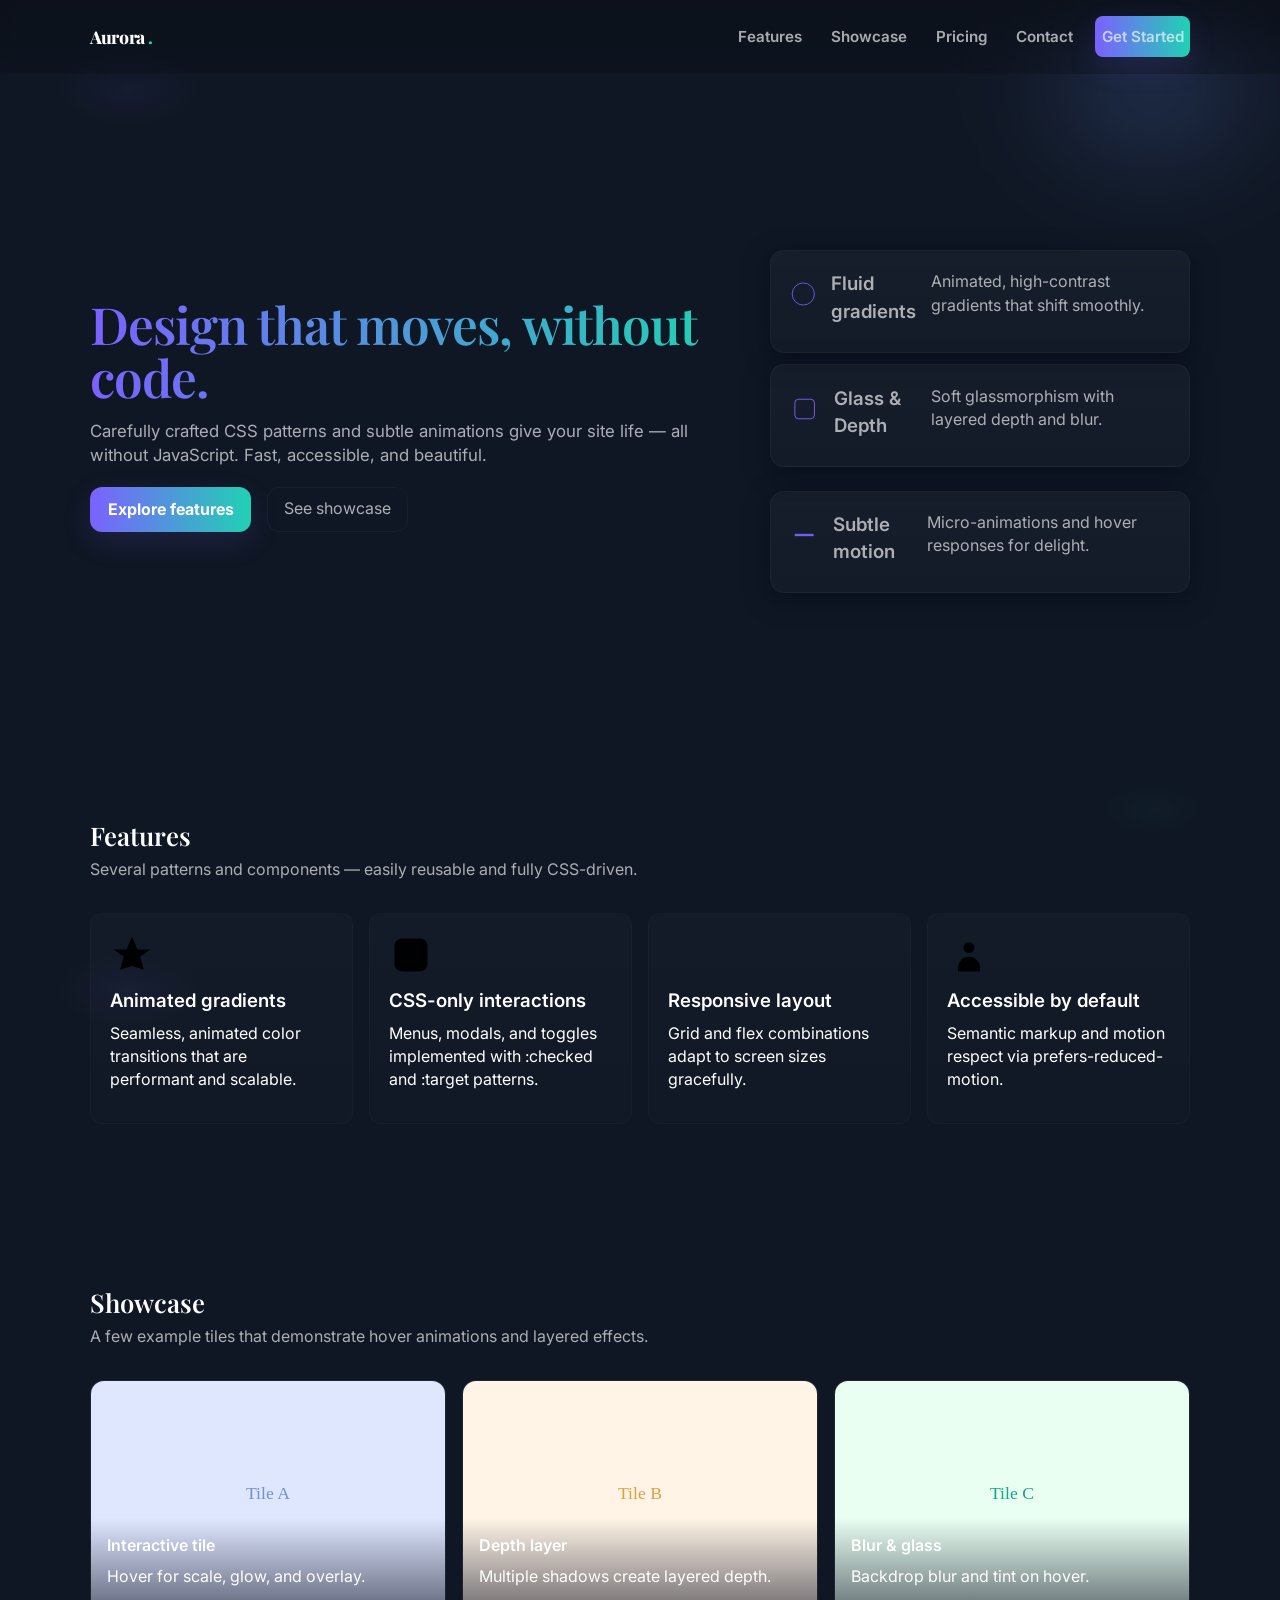
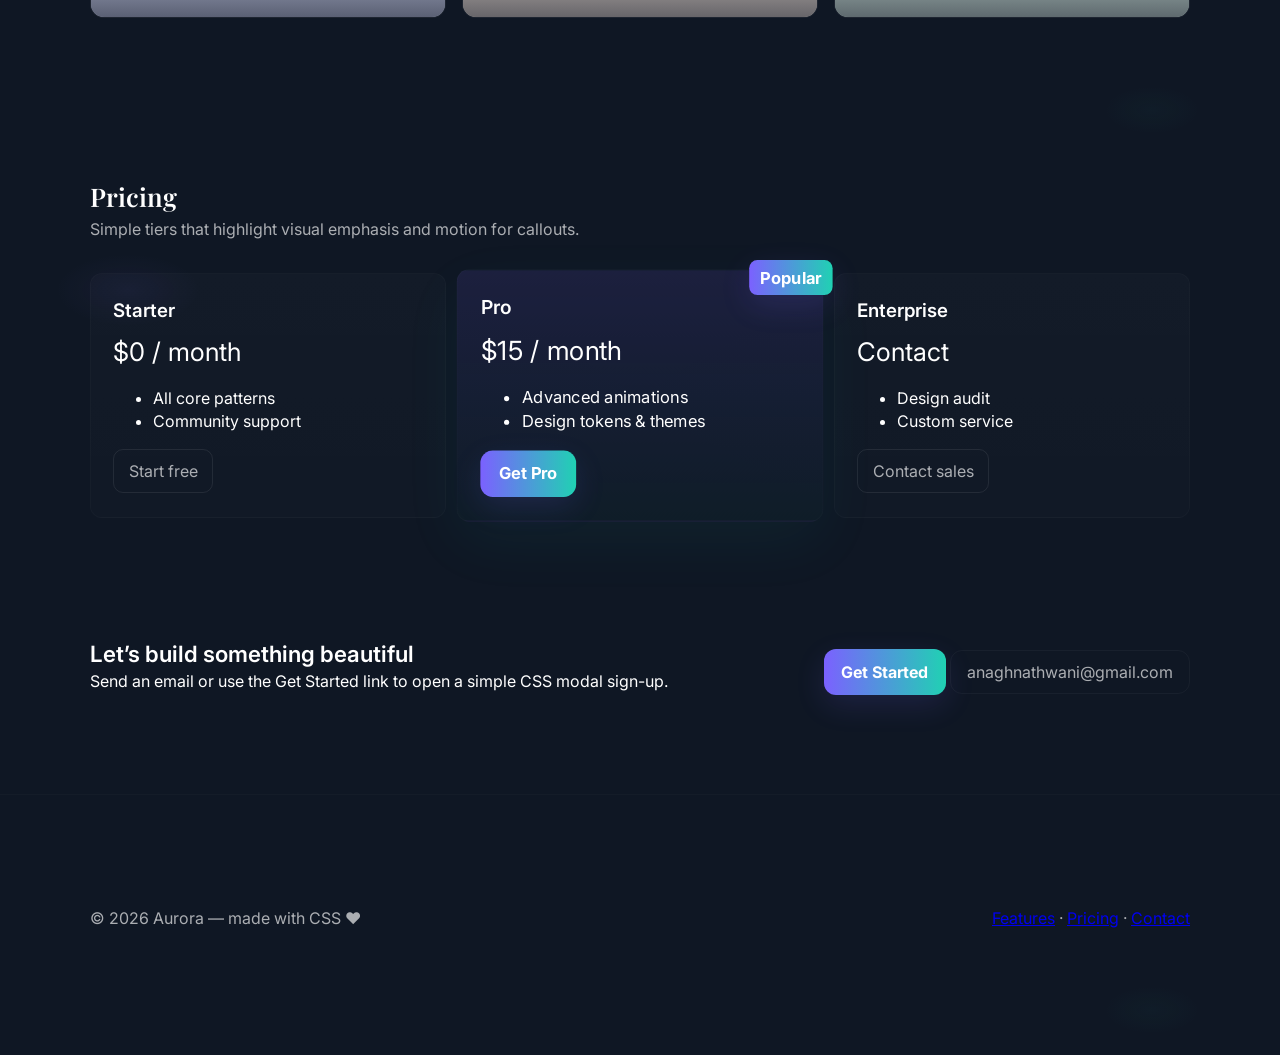
<file: index.html>
<!DOCTYPE html>
<html lang="en">
<head>
  <meta charset="utf-8" />
  <meta name="viewport" content="width=device-width,initial-scale=1" />
  <title>Aurora — Clean & Fancy CSS-only Site</title>

  <!-- Optional: replace or remove Google Fonts -->
  <link href="https://fonts.googleapis.com/css2?family=Inter:wght@300;400;600;800&family=Playfair+Display:wght@600&display=swap" rel="stylesheet">

  <link rel="stylesheet" href="styles.css">
  <meta name="description" content="A clean, fancy, CSS-only demo site with many animations and interactive patterns without JavaScript.">
</head>
<body>
  <!-- Decorative animated background shapes -->
  <div class="bg-shapes" aria-hidden="true"></div>

  <!-- Navigation with a checkbox mobile toggle (no JS) -->
  <header class="site-header">
    <div class="container header-inner">
      <a class="logo" href="#">Aurora<span class="dot">.</span></a>

      <input id="nav-toggle" type="checkbox" class="nav-toggle" aria-hidden="true">
      <label for="nav-toggle" class="nav-toggle-btn" aria-hidden="true">
        <span class="bar"></span>
        <span class="bar"></span>
        <span class="bar"></span>
      </label>

      <nav class="nav">
        <a href="#features">Features</a>
        <a href="#showcase">Showcase</a>
        <a href="#pricing">Pricing</a>
        <a href="#contact">Contact</a>
        <a class="cta" href="#signup">Get Started</a>
      </nav>
    </div>
  </header>

  <!-- Hero -->
  <main>
    <section class="hero">
      <div class="container hero-inner">
        <div class="hero-text">
          <h1 class="hero-title">Design that moves, without code.</h1>
          <p class="hero-desc">Carefully crafted CSS patterns and subtle animations give your site life — all without JavaScript. Fast, accessible, and beautiful.</p>
          <p class="hero-cta">
            <a class="btn-primary" href="#features">Explore features</a>
            <a class="btn-ghost" href="#showcase">See showcase</a>
          </p>
        </div>

        <div class="hero-panel" aria-hidden="false">
          <!-- Fancy card stack demonstrating various small animations -->
          <div class="card-stack">
            <article class="card">
              <svg class="card-ill" viewBox="0 0 24 24" aria-hidden="true"><circle cx="12" cy="12" r="10" /></svg>
              <h3>Fluid gradients</h3>
              <p>Animated, high-contrast gradients that shift smoothly.</p>
            </article>

            <article class="card card--elevated">
              <svg class="card-ill" viewBox="0 0 24 24" aria-hidden="true"><rect x="4" y="4" width="16" height="16" rx="3" /></svg>
              <h3>Glass & Depth</h3>
              <p>Soft glassmorphism with layered depth and blur.</p>
            </article>

            <article class="card">
              <svg class="card-ill" viewBox="0 0 24 24" aria-hidden="true"><path d="M4 12h16" stroke-width="2" /></svg>
              <h3>Subtle motion</h3>
              <p>Micro-animations and hover responses for delight.</p>
            </article>
          </div>
        </div>
      </div>
    </section>

    <!-- Features -->
    <section id="features" class="features">
      <div class="container">
        <h2 class="section-title">Features</h2>
        <p class="section-sub">Several patterns and components — easily reusable and fully CSS-driven.</p>

        <div class="grid features-grid">
          <article class="feature">
            <div class="feature-ico" aria-hidden="true">
              <svg viewBox="0 0 24 24"><path d="M12 2l3 7h7l-5.5 4 2 7L12 18l-6.5 2 2-7L2 9h7z"/></svg>
            </div>
            <h3>Animated gradients</h3>
            <p>Seamless, animated color transitions that are performant and scalable.</p>
          </article>

          <article class="feature">
            <div class="feature-ico" aria-hidden="true">
              <svg viewBox="0 0 24 24"><rect x="3" y="3" width="18" height="18" rx="4" /></svg>
            </div>
            <h3>CSS-only interactions</h3>
            <p>Menus, modals, and toggles implemented with :checked and :target patterns.</p>
          </article>

          <article class="feature">
            <div class="feature-ico" aria-hidden="true">
              <svg viewBox="0 0 24 24"><path d="M12 3v18M3 12h18"/></svg>
            </div>
            <h3>Responsive layout</h3>
            <p>Grid and flex combinations adapt to screen sizes gracefully.</p>
          </article>

          <article class="feature">
            <div class="feature-ico" aria-hidden="true">
              <svg viewBox="0 0 24 24"><circle cx="12" cy="8" r="3"/><path d="M6 21v-2a6 6 0 0 1 12 0v2"/></svg>
            </div>
            <h3>Accessible by default</h3>
            <p>Semantic markup and motion respect via prefers-reduced-motion.</p>
          </article>
        </div>
      </div>
    </section>

    <!-- Showcase -->
    <section id="showcase" class="showcase">
      <div class="container">
        <h2 class="section-title">Showcase</h2>
        <p class="section-sub">A few example tiles that demonstrate hover animations and layered effects.</p>

        <div class="grid showcase-grid">
          <figure class="tile">
            <img src="data:image/svg+xml;utf8,<svg xmlns='http://www.w3.org/2000/svg' width='1200' height='800'><rect width='100%' height='100%' fill='%23dfe7ff'/><text x='50%' y='50%' font-size='60' text-anchor='middle' fill='%23708fd6' font-family='Inter'>Tile A</text></svg>" alt="">
            <figcaption>
              <h4>Interactive tile</h4>
              <p>Hover for scale, glow, and overlay.</p>
            </figcaption>
          </figure>

          <figure class="tile">
            <img src="data:image/svg+xml;utf8,<svg xmlns='http://www.w3.org/2000/svg' width='1200' height='800'><rect width='100%' height='100%' fill='%23fff4e6'/><text x='50%' y='50%' font-size='60' text-anchor='middle' fill='%23e09f3e' font-family='Inter'>Tile B</text></svg>" alt="">
            <figcaption>
              <h4>Depth layer</h4>
              <p>Multiple shadows create layered depth.</p>
            </figcaption>
          </figure>

          <figure class="tile">
            <img src="data:image/svg+xml;utf8,<svg xmlns='http://www.w3.org/2000/svg' width='1200' height='800'><rect width='100%' height='100%' fill='%23e8fff2'/><text x='50%' y='50%' font-size='60' text-anchor='middle' fill='%2315a589' font-family='Inter'>Tile C</text></svg>" alt="">
            <figcaption>
              <h4>Blur & glass</h4>
              <p>Backdrop blur and tint on hover.</p>
            </figcaption>
          </figure>
        </div>
      </div>
    </section>

    <!-- Pricing (simple) -->
    <section id="pricing" class="pricing">
      <div class="container">
        <h2 class="section-title">Pricing</h2>
        <p class="section-sub">Simple tiers that highlight visual emphasis and motion for callouts.</p>

        <div class="grid pricing-grid">
          <div class="price-card">
            <h3>Starter</h3>
            <p class="price">$0 <span>/ month</span></p>
            <ul>
              <li>All core patterns</li>
              <li>Community support</li>
            </ul>
            <a class="btn-outline" href="#signup">Start free</a>
          </div>

          <div class="price-card price-card--featured">
            <div class="ribbon">Popular</div>
            <h3>Pro</h3>
            <p class="price">$15 <span>/ month</span></p>
            <ul>
              <li>Advanced animations</li>
              <li>Design tokens & themes</li>
            </ul>
            <a class="btn-primary" href="#signup">Get Pro</a>
          </div>

          <div class="price-card">
            <h3>Enterprise</h3>
            <p class="price">Contact</p>
            <ul>
              <li>Design audit</li>
              <li>Custom service</li>
            </ul>
            <a class="btn-outline" href="#contact">Contact sales</a>
          </div>
        </div>
      </div>
    </section>

    <!-- Contact / CTA -->
    <section id="contact" class="contact">
      <div class="container contact-inner">
        <div>
          <h2>Let’s build something beautiful</h2>
          <p>Send an email or use the Get Started link to open a simple CSS modal sign-up.</p>
        </div>

        <div>
          <a class="btn-primary" href="#signup">Get Started</a>
          <a class="btn-ghost" href="mailto:anaghnathwani@gmali.com">anaghnathwani@gmail.com</a>
        </div>
      </div>
    </section>
  </main>

  <!-- CSS-only modal using :target -->
  <div id="signup" class="modal" role="dialog" aria-modal="true" aria-labelledby="signup-title">
    <div class="modal-panel">
      <a class="modal-close" href="#" aria-label="Close">✕</a>
      <h3 id="signup-title">Start your free trial</h3>
      <p>Just a demo: this modal is implemented with :target — no JavaScript.</p>
      <form class="modal-form" action="#" method="post" onsubmit="return false;">
        <label>
          Email
          <input type="email" placeholder="you@example.com" required>
        </label>
        <label>
          Plan
          <select>
            <option>Starter — Free</option>
            <option>Pro — $15/mo</option>
          </select>
        </label>
        <p class="modal-actions">
          <a class="btn-outline" href="#">Cancel</a>
          <button class="btn-primary" type="button">Start trial</button>
        </p>
      </form>
    </div>
  </div>

  <footer class="site-footer">
    <div class="container footer-inner">
      <p>&copy; <span id="year">2026</span> Aurora — made with CSS ❤️</p>
      <p class="foot-links"><a href="#features">Features</a> · <a href="#pricing">Pricing</a> · <a href="#contact">Contact</a></p>
    </div>
  </footer>
</body>
</html>
</file>
<file: styles.css>
/* Aurora — Clean & Fancy CSS-only site
   Author: generated
   Notes: No JavaScript. Make adjustments by changing CSS variables.
*/

:root{
  /* Theme and tokens */
  --bg: #0f1724;
  --card: rgba(255,255,255,0.03);
  --muted: rgba(255,255,255,0.65);
  --glass: rgba(255,255,255,0.06);
  --accent-1: #7b61ff;
  --accent-2: #20d1b3;
  --accent-3: #ffd166;
  --accent-glow: 0 10px 30px rgba(123,97,255,0.14);
  --radius: 14px;
  --container: 1100px;
  --glass-blur: 10px;
  --ease: cubic-bezier(.2,.9,.3,1);
  --max-width: 1200px;
  font-synthesis: none;
  text-rendering: optimizeLegibility;
  -webkit-font-smoothing: antialiased;
  -moz-osx-font-smoothing: grayscale;
}

/* Layout & reset */
*{box-sizing:border-box}
html,body{height:100%}
body{
  margin:0;
  font-family: "Inter", system-ui, -apple-system, "Segoe UI", Roboto, "Helvetica Neue", Arial;
  color: white;
  background: radial-gradient(1200px 600px at 10% 10%, rgba(123,97,255,0.06), transparent 6%),
              radial-gradient(800px 400px at 90% 90%, rgba(32,209,179,0.03), transparent 6%),
              var(--bg);
  -webkit-font-smoothing:antialiased;
  line-height:1.45;
  min-height:100%;
  overflow-x:hidden;
}

/* Container */
.container{
  width:90%;
  max-width:var(--container);
  margin:0 auto;
  padding:5rem 0;
}

/* Decorative background animated blobs */
.bg-shapes{
  position:fixed; inset: -20% -20% auto auto; width:60vw; height:60vh; z-index:0; pointer-events:none;
  filter: blur(48px);
  background:
    radial-gradient(closest-side, rgba(123,97,255,0.18), transparent 40%),
    radial-gradient(closest-side, rgba(32,209,179,0.12), transparent 30%);
  animation: floatBG 12s linear infinite alternate;
  mix-blend-mode: screen;
  transform-origin:center;
}

@keyframes floatBG{
  0%{transform: translate3d(0,0,0) rotate(0deg) scale(1)}
  100%{transform: translate3d(-6vw,-4vh,0) rotate(8deg) scale(1.05)}
}

/* Header */
.site-header{
  position:sticky; top:0; z-index:40; backdrop-filter: blur(6px);
  background: linear-gradient(180deg, rgba(10,13,20,0.6), rgba(10,13,20,0.3));
  border-bottom: 1px solid rgba(255,255,255,0.02);
}
.header-inner{
  display:flex; align-items:center; gap:1rem; padding:1rem 0;
}

/* Logo */
.logo{ font-weight:800; letter-spacing:-0.02em; color:white; text-decoration:none; font-family: "Playfair Display", serif; font-size:1.1rem}
.logo .dot{ color:var(--accent-2); margin-left:0.2rem; }

/* Nav */
.nav{ margin-left:auto; display:flex; gap:1rem; align-items:center; }
.nav a{ color:var(--muted); text-decoration:none; padding:0.6rem 0.4rem; border-radius:8px; transition:all 240ms var(--ease); font-weight:600; font-size:0.95rem}
.nav a:hover{ color:white; transform:translateY(-3px)}

/* CTA styles */
.cta{ background: linear-gradient(90deg,var(--accent-1),var(--accent-2)); padding:0.5rem 0.9rem; color:white; border-radius:10px; box-shadow: var(--accent-glow);}

/* Mobile nav toggle (checkbox hack) */
.nav-toggle{ display:none }
.nav-toggle-btn{ display:none }

/* Hero */
.hero{ position:relative; padding:6rem 0 4rem; z-index:10; }
.hero-inner{ display:grid; grid-template-columns: 1fr 420px; gap:3rem; align-items:center; }
.hero-title{ font-family:"Playfair Display", serif; font-size: clamp(2rem, 4vw, 3.6rem); margin:0; background: linear-gradient(90deg,var(--accent-1),var(--accent-2)); -webkit-background-clip:text; background-clip:text; color:transparent; line-height:1.02; letter-spacing:-0.02em; }
.hero-desc{ color:var(--muted); margin-top:1rem; font-size:1.05rem;}
.hero-cta{ margin-top:1.2rem; display:flex; gap:1rem; flex-wrap:wrap; }

.btn-primary{
  display:inline-block; text-decoration:none; color:white; background: linear-gradient(90deg,var(--accent-1),var(--accent-2));
  padding:0.7rem 1.1rem; border-radius:12px; font-weight:700; box-shadow:var(--accent-glow); transition:transform 280ms var(--ease);
}
.btn-primary:hover{ transform: translateY(-4px) scale(1.01); }

.btn-ghost{ display:inline-block; text-decoration:none; color:var(--muted); border-radius:12px; padding:0.6rem 1rem; border:1px solid rgba(255,255,255,0.04); background:transparent;  }

/* Hero panel card stack */
.card-stack{ display:flex; flex-direction:column; gap:1.1rem; transform-style:preserve-3d; perspective:900px; }
.card{
  background: linear-gradient(180deg, rgba(255,255,255,0.03), rgba(255,255,255,0.02));
  border-radius:14px; padding:1.2rem; color:var(--muted); display:flex; gap:0.9rem; align-items:flex-start;
  box-shadow: 0 6px 24px rgba(2,6,23,0.5);
  transition: transform 380ms var(--ease), box-shadow 380ms var(--ease);
  border: 1px solid rgba(255,255,255,0.03);
}
.card:hover{ transform: translateY(-10px) rotateX(2deg); box-shadow: 0 20px 60px rgba(2,6,23,0.7); color:white; }
.card--elevated{ transform: translateY(-6px); border: 1px solid rgba(255,255,255,0.04); }

.card-ill{ width:44px; height:44px; fill: none; stroke: currentColor; stroke-width: 0.8; color:var(--accent-1); opacity:0.95; margin-top:2px; }

/* Sections */
.section-title{ font-family: "Playfair Display", serif; font-size:1.6rem; margin:0 0 0.2rem 0; color:white;}
.section-sub{ margin:0 0 2rem 0; color:var(--muted);}

/* Features grid */
.features-grid{ display:grid; grid-template-columns: repeat(auto-fit,minmax(220px,1fr)); gap:1.2rem; margin-top:1.6rem;}
.feature{ background: linear-gradient(180deg, rgba(255,255,255,0.02), rgba(255,255,255,0.01)); padding:1.2rem; border-radius:12px; border:1px solid rgba(255,255,255,0.02); transition: transform 300ms var(--ease); }
.feature:hover{ transform: translateY(-8px); box-shadow: 0 18px 50px rgba(0,0,0,0.5); }
.feature-ico{ width:44px; height:44px; color:var(--accent-2); margin-bottom:0.6rem; opacity:0.95; }

/* Showcase tiles */
.showcase-grid{ display:grid; grid-template-columns: repeat(auto-fit,minmax(220px,1fr)); gap:1rem; align-items:stretch; }
.tile{ position:relative; overflow:hidden; border-radius:14px; display:block; margin:0; background:var(--card); border:1px solid rgba(255,255,255,0.03);}
.tile img{ width:100%; display:block; transform-origin:center; transition: transform 480ms var(--ease); }
.tile figcaption{ position:absolute; left:0; right:0; bottom:0; color:white; padding:1rem; background: linear-gradient(180deg, rgba(2,6,23,0), rgba(2,6,23,0.6)); transform:translateY(0); transition: transform 360ms var(--ease); }
.tile:hover img{ transform:scale(1.06); filter:contrast(1.05) saturate(1.03); }
.tile:hover figcaption{ transform: translateY(-6px); }

/* Pricing */
.pricing-grid{ display:grid; grid-template-columns: repeat(auto-fit,minmax(220px,1fr)); gap:1rem; margin-top:1.3rem;}
.price-card{ padding:1.4rem; border-radius:12px; background: linear-gradient(180deg, rgba(255,255,255,0.02), rgba(255,255,255,0.01)); border:1px solid rgba(255,255,255,0.02); text-align:left;}
.price-card--featured{ background: linear-gradient(180deg, rgba(124,96,255,0.12), rgba(32,209,179,0.03)); transform:scale(1.03); box-shadow: 0 20px 60px rgba(32,209,179,0.06); position:relative; }
.price{ font-size:1.6rem; margin:0.6rem 0; color:white; }
.ribbon{ position:absolute; top:-10px; right:-10px; background:linear-gradient(90deg,var(--accent-1),var(--accent-2)); padding:0.35rem 0.7rem; border-radius:8px; font-weight:700; box-shadow:var(--accent-glow); }

/* Contact */
.contact-inner{ display:flex; justify-content:space-between; align-items:center; gap:2rem; padding:2.5rem 0; }
.contact-inner h2{ margin:0; font-size:1.4rem; }

/* Modal (:target) */
.modal{ position:fixed; inset:0; display:flex; align-items:center; justify-content:center; background: rgba(2,6,23,0.6); opacity:0; pointer-events:none; transition: opacity 320ms var(--ease); z-index:60; }
.modal:target{ opacity:1; pointer-events:auto; }
.modal-panel{ width:min(600px,92%); background: linear-gradient(180deg, rgba(255,255,255,0.02), rgba(255,255,255,0.01)); border-radius:14px; padding:1.4rem; border:1px solid rgba(255,255,255,0.03); box-shadow: 0 40px 120px rgba(2,6,23,0.7); position:relative; }
.modal-close{ position:absolute; top:12px; right:12px; color:var(--muted); text-decoration:none; font-size:1.1rem; }
.modal-form label{ display:block; margin:0.6rem 0; color:var(--muted); }
.modal-form input, .modal-form select{ width:100%; padding:0.6rem 0.8rem; border-radius:8px; border:1px solid rgba(255,255,255,0.04); background:transparent; color:white; }

/* Footer */
.site-footer{ padding:2rem 0; border-top:1px solid rgba(255,255,255,0.02); color:var(--muted); margin-top:3rem; }
.footer-inner{ display:flex; justify-content:space-between; gap:1rem; align-items:center; }

/* small helpers */
.grid{ display:grid; gap:1rem; }
h1,h2,h3,h4{ margin:0 0 0.5rem 0; font-weight:600; }
p{ margin:0 0 0.8rem 0; }

/* Buttons and outlines */
.btn-outline{ display:inline-block; padding:0.6rem 0.9rem; border-radius:10px; border:1px solid rgba(255,255,255,0.08); color:var(--muted); text-decoration:none; background:transparent; }

/* Responsive */
@media (max-width:1000px){
  .hero-inner{ grid-template-columns: 1fr; gap:2rem; }
  .contact-inner{ flex-direction:column; align-items:flex-start; }
  .container{ padding-top:3.5rem; padding-bottom:3.5rem; }
}

@media (max-width:720px){
  .nav{ position:fixed; right:1rem; top:66px; background:transparent; flex-direction:column; align-items:flex-end; gap:0.6rem; }
  .nav a{ padding:0.6rem 0.8rem; }
  .nav-toggle-btn{ display:flex; margin-left:auto; cursor:pointer; background:transparent; border:none; align-items:center; gap:4px; width:44px; height:44px; justify-content:center; }
  .nav-toggle-btn .bar{ width:20px; height:2px; background:var(--muted); display:block; border-radius:2px; transition: transform 260ms var(--ease); }
  .nav-toggle:checked + .nav-toggle-btn .bar:nth-child(1){ transform: translateY(6px) rotate(45deg); }
  .nav-toggle:checked + .nav-toggle-btn .bar:nth-child(2){ opacity:0; transform: scaleX(0.1); }
  .nav-toggle:checked + .nav-toggle-btn .bar:nth-child(3){ transform: translateY(-6px) rotate(-45deg); }
  /* When checked, show nav (we rely on the DOM order where input is before label and nav is after) */
  .nav{ transform: translateY(-999px); transition: transform 320ms var(--ease); }
  .nav-toggle:checked ~ .nav{ transform: translateY(0); position:fixed; right:16px; top:66px; background: linear-gradient(180deg, rgba(10,13,20,0.85), rgba(10,13,20,0.7)); padding:0.8rem; border-radius:12px; }
}

/* Respect reduced motion */
@media (prefers-reduced-motion: reduce){
  *{ animation-duration: 0.001ms !important; animation-iteration-count:1 !important; transition-duration: 0.001ms !important; scroll-behavior: auto !important; }
}

/* Tiny polish for high contrast */
@media (prefers-contrast: more){
  :root{ --card: rgba(255,255,255,0.06); --glass: rgba(255,255,255,0.08); }
}
</file>
